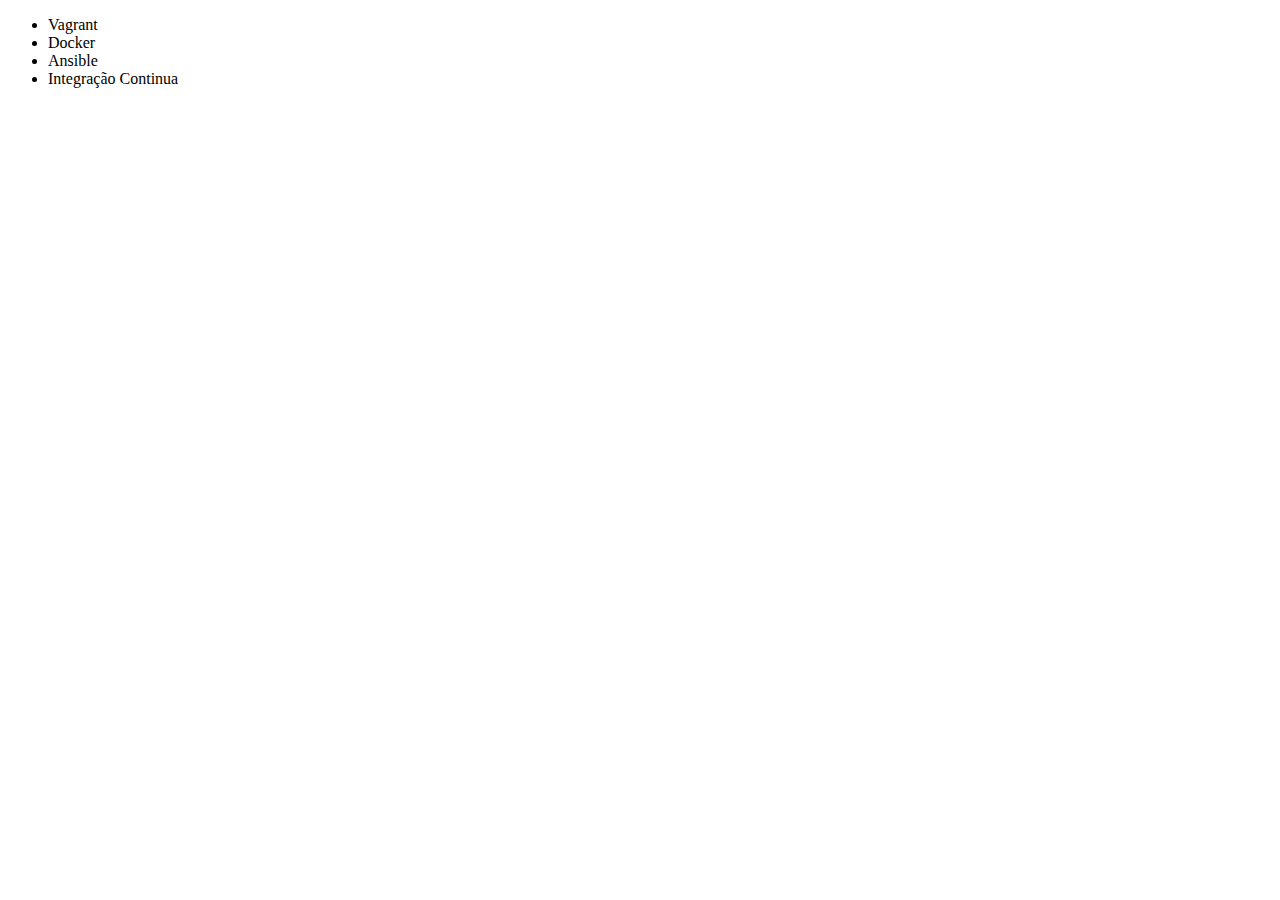
<file: Git/index.html>
<!DOCTYPE html>
<html lang="en">
<head>
    <meta charset="UTF-8">
    <title>Novo título</title>
</head>
<body>
    <ul>
        <li>Vagrant</li>
        <li>Docker</li>
        <li>Ansible</li>
        <li>Integração Continua</li>
    </ul>
</body>
</html>
</file>
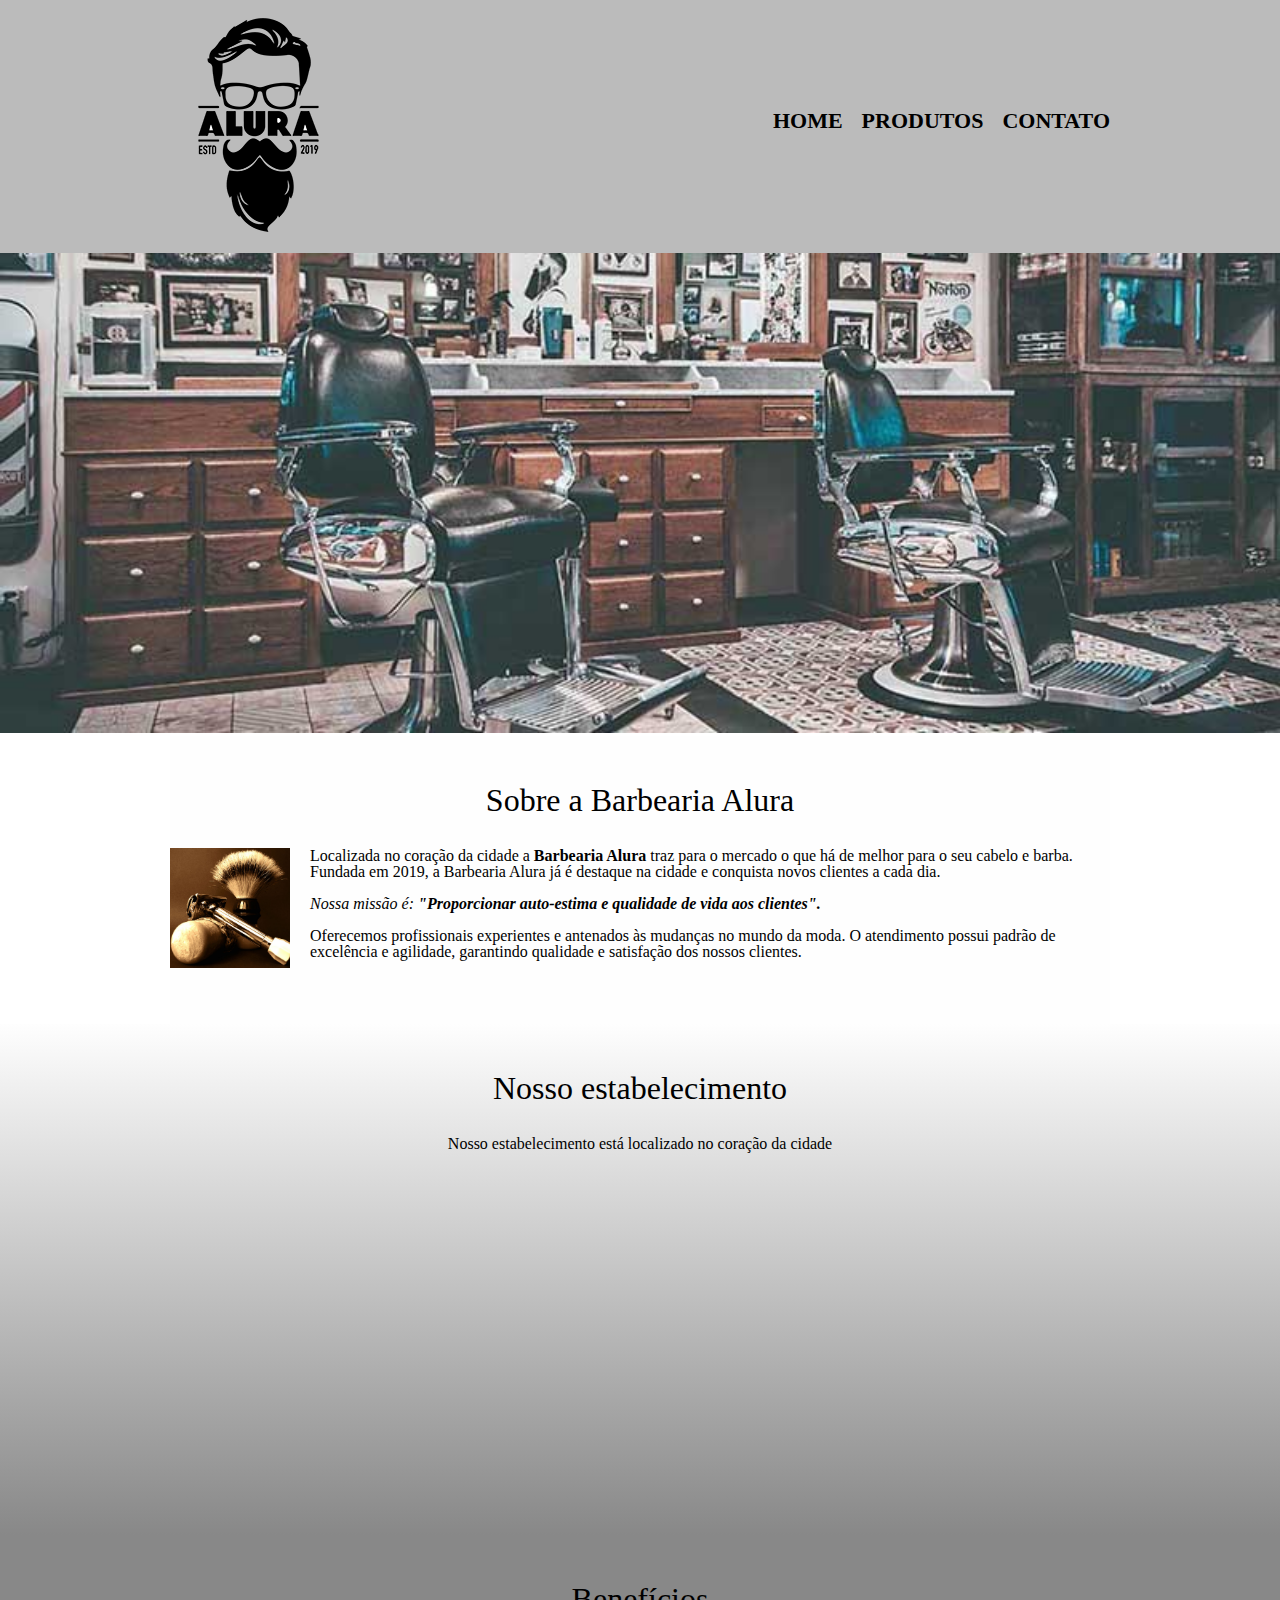
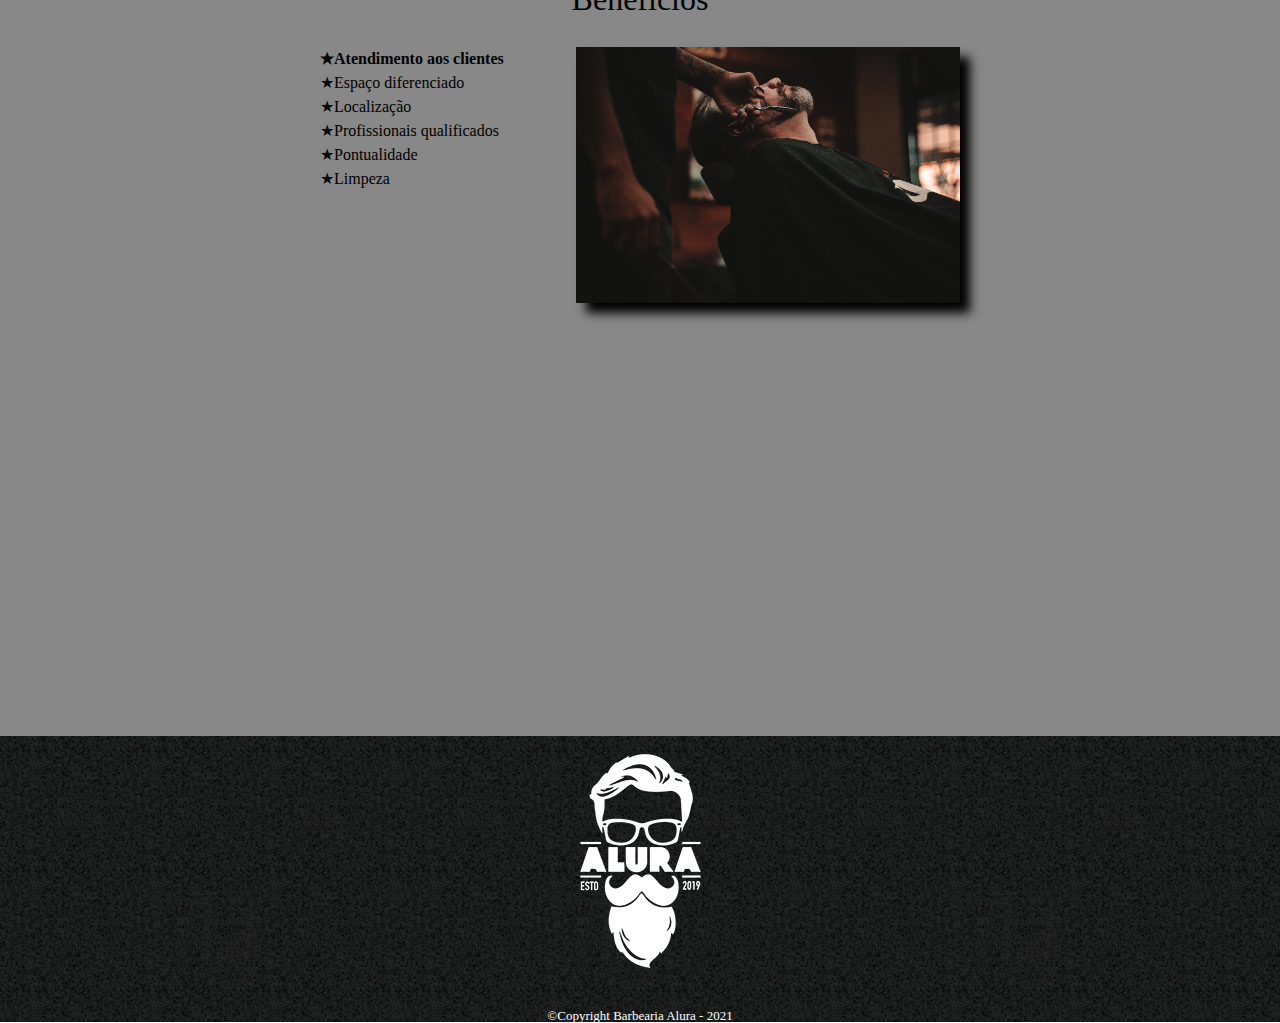
<file: HTML CSS/index.html>
<!DOCTYPE html>
<html lang="pt-br">
    <head>
        <meta charset="UTF-8">
        <meta name="viewport" content="width=device-width">
        <title>Barbearia Alura</title>
        <link rel="stylesheet" href="style.css">
        <link rel="stylesheet" href="reset.css">
        <link rel="preconnect" href="https://fonts.gstatic.com">
        <link href="https://fonts.googleapis.com/css2?family=Montserrat&display=swap" rel="stylesheet">
    </head>
    <body>
        <header>
            <div class="caixa">
                <h1>
                    <img src="logo.png">
                </h1>
                <nav>
                    <ul>
                        <li><a href="index.html">Home</a></li>
                        <li><a href="produtos.html">Produtos</a></li>
                        <li><a href="contato.html">Contato</a></li>
                    </ul>
                </nav>
            </div>  
        </header>
        <img src="banner.jpg" class="banner">
        <main>
            <section class="principal">
                <h2 class="titulo-principal">Sobre a Barbearia Alura</h2>
                <img class="utensilios" src="utensilios.jpg" alt="utensilios de barbeiro">
                <p>Localizada no coração da cidade a <strong>Barbearia Alura</strong> traz para o mercado o que há de melhor para o seu cabelo e barba. Fundada em 2019, a Barbearia Alura já é destaque na cidade e conquista novos clientes a cada dia.
                </p>
                <p id="missao"><em>Nossa missão é: <strong>"Proporcionar auto-estima e qualidade de vida aos clientes".</strong></em></p>
                <p>Oferecemos profissionais experientes e antenados às mudanças no mundo da moda. O atendimento possui padrão de excelência e agilidade, garantindo qualidade e satisfação dos nossos clientes.</p>
            </section>
            <section class="mapa">
                <h3 class="titulo-principal">Nosso estabelecimento</h3>
                <p>Nosso estabelecimento está localizado no coração da cidade</p>
                <div class="mapa-conteudo">
                    <iframe src="https://www.google.com/maps/embed?pb=!1m16!1m12!1m3!1d14627.09331531764!2d-46.650955919690496!3d-23.576583104803632!2m3!1f0!2f0!3f0!3m2!1i1024!2i768!4f13.1!2m1!1salura%20sao%20paulo!5e0!3m2!1spt-BR!2sbr!4v1613051754438!5m2!1spt-BR!2sbr" width="100%" height="300" frameborder="0" style="border:0;" allowfullscreen="" aria-hidden="false" tabindex="0"></iframe>
                </div>
            </section>
            <section class="beneficios">
                <h3 class="titulo-principal">Benefícios</h3>
                <div class="conteudo-beneficios">
                    <ul class="lista-beneficios">
                        <li class="itens">Atendimento aos clientes</li>
                        <li class="itens">Espaço diferenciado</li>
                        <li class="itens">Localização</li>
                        <li class="itens">Profissionais qualificados</li>
                        <li class="itens">Pontualidade</li>
                        <li class="itens">Limpeza</li>
                    </ul><img src="beneficios.jpg" class="imagem-beneficios">
                </div>
                <div class="video">
                    <iframe width="100%" height="315" src="https://www.youtube.com/embed/wcVVXUV0YUY" frameborder="0" allow="accelerometer; autoplay; encrypted-media; gyroscope; picture-in-picture" allowfullscreen></iframe>
                </div>

            </section>  
        </main> 
        <footer>
            <img src="logo-branco.png">
            <p class="copyright">&copy;Copyright Barbearia Alura - 2021</p>
        </footer>
    </body>  
</html>
</file>
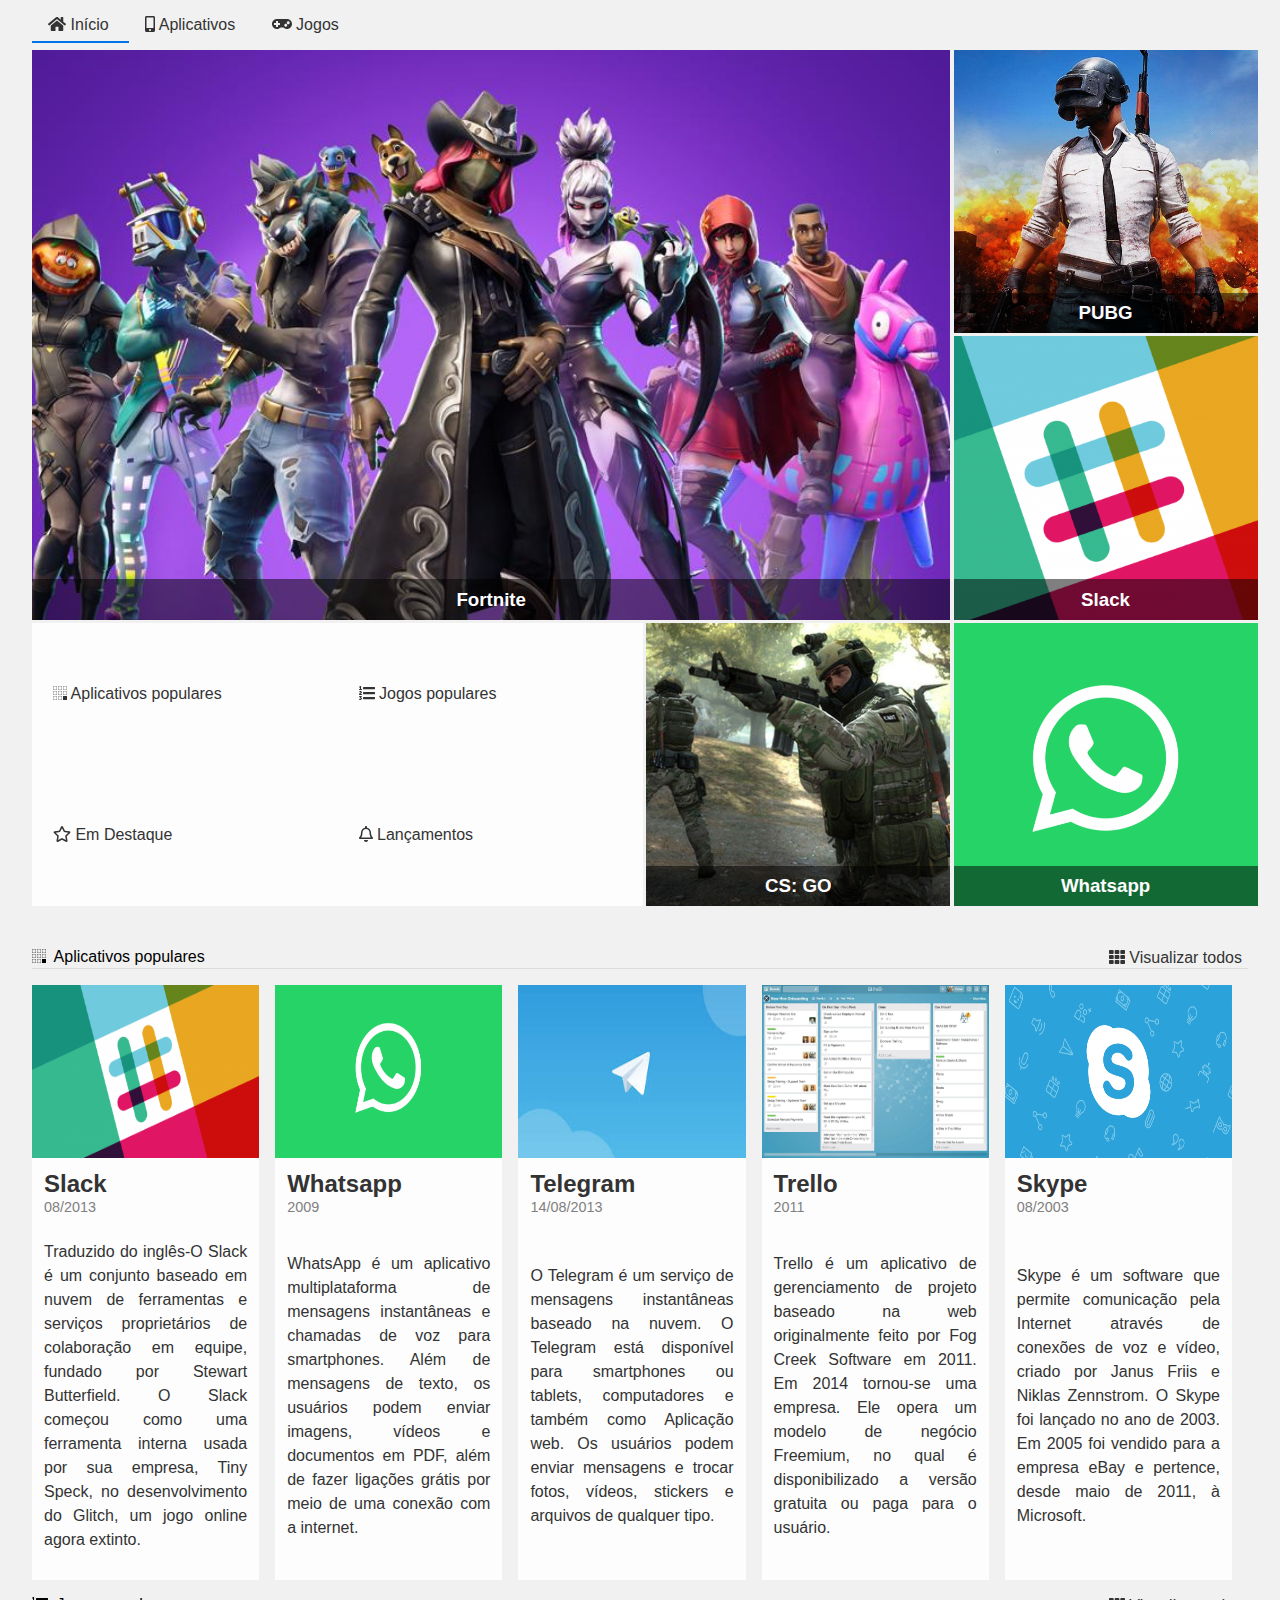
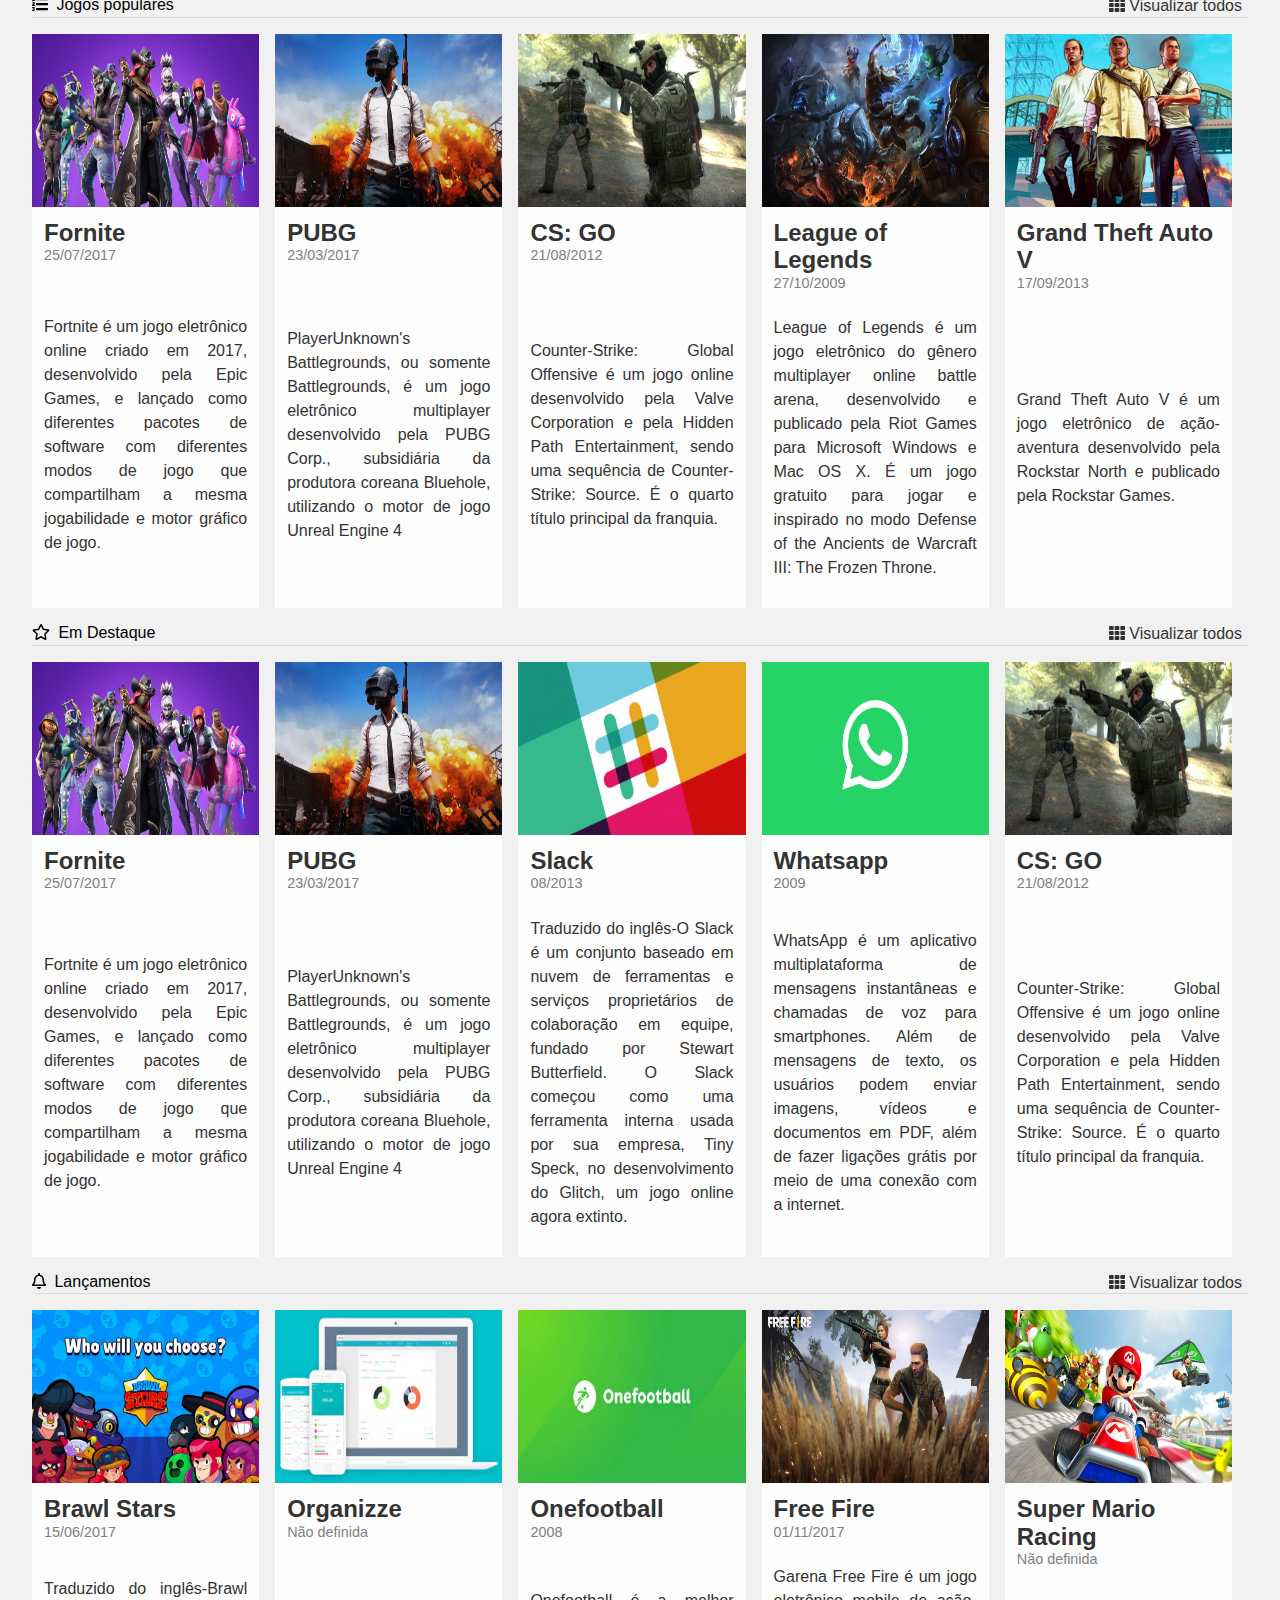
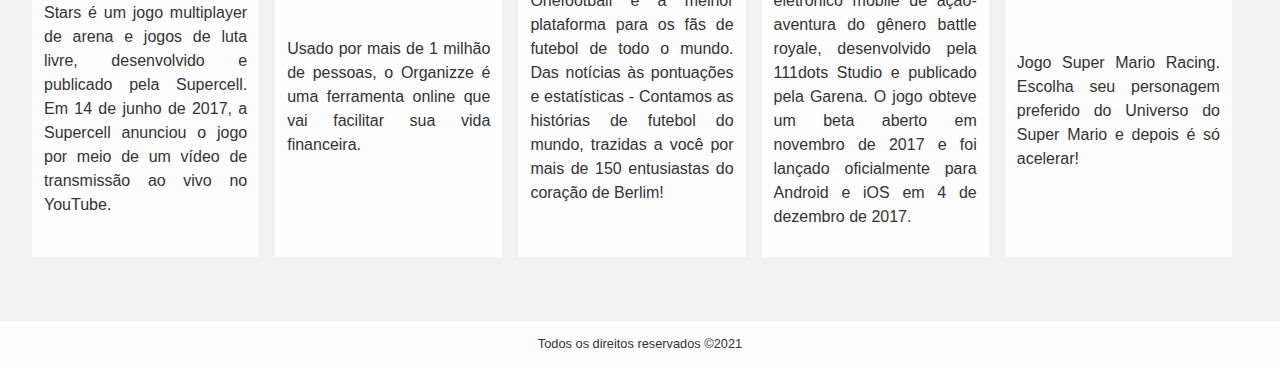
<file: CSS Grid/alura-store/index.html>
<!DOCTYPE html>
<html lang="en">
<head>
    <meta charset="UTF-8">
    <meta name="viewport" content="width=device-width, initial-scale=1.0">
    <meta http-equiv="X-UA-Compatible" content="ie=edge">
    <title>Alura Store | Baixe nossos aplicativos e jogos</title>
    <link href="./assets/css/normalize.css" rel="stylesheet">
    <link href="./assets/css/reset.css" rel="stylesheet">
    <link href="./assets/css/style.css" rel="stylesheet">
    <link href="./assets/css/destaques.css" rel="stylesheet">
    <link href="./assets/css/populares.css" rel="stylesheet">
    <link href="./assets/css/menu.css" rel="stylesheet">
    <link href="./assets/css/responsivo.css" rel="stylesheet">
</head>
<body class="app">
    <header class="cabecalho">
        <nav class="menu">
            <ul class="menu__lista">
                <li class="menu__item">
                    <a class="menu__link ativo" href="#">
                        <i class="fas fa-home"></i>
                        Início
                    </a>
                    <a class="menu__link" href="#">
                        <i class="fas fa-mobile-alt"></i>
                        Aplicativos</a>
                    <a class="menu__link" href="#">
                        <i class="fas fa-gamepad"></i>
                        Jogos
                    </a>
                </li>
            </ul>
        </nav>
    </header>
    <main class="conteudo">
        <section class="destaques">
            <div class="destaques__principal caixa">
                <h3 class="destaques__titulo">Fortnite</h3>
            </div>
            <div class="destaques__secundario caixa">
                <h3 class="destaques__titulo">PUBG</h3>
            </div>
            <div class="destaques__secundario caixa">
                <h3 class="destaques__titulo">Slack</h3>
            </div>
            <div class="destaques__secundario caixa">
                <h3 class="destaques__titulo">Whatsapp</h3>
            </div>
            <div class="destaques__secundario caixa">
                <h3 class="destaques__titulo">CS: GO</h3>
            </div>
            <div class="destaques__categorias">
                <ul class="destaques__categorias___lista">
                    <li class="destaques__categorias___item">
                        <a class="destaques__categorias___link" href="#">
                            <i class="destaques__categorias___icone fab fa-buromobelexperte"></i>
                            Aplicativos populares
                        </a>
                    </li>
                    <li class="destaques__categorias___item">
                        <a class="destaques__categorias___link" href="#">
                            <i class="fas fa-list-ol"></i>
                            Jogos populares
                        </a>
                    </li>
                    <li class="destaques__categorias___item">
                        <a class="destaques__categorias___link" href="#">
                            <i class="far fa-star"></i>
                            Em Destaque
                        </a>
                    </li>
                    <li class="destaques__categorias___item">
                        <a class="destaques__categorias___link" href="#">
                            <i class="far fa-bell"></i>
                            Lançamentos
                        </a>
                    </li>
                </ul>
            </div>
        </section>
        <section class="populares">
            <div class="populares__itens">
                <div class="populares__info">
                    <div class="populares__cabecalho">
                        <h4 class="populares__titulo">
                            <i class="populares__icone fab fa-buromobelexperte"></i>
                            Aplicativos populares
                        </h4>
                        <button class="populares__botao">
                            <i class="fas fa-th"></i>
                            Visualizar todos
                        </button>
                    </div>
                </div>
                <div class="populares__conteudo">
                    <div class="populares__card">
                        <img class="populares__card___imagem" src="./assets/img/slack.png">
                        <div class="populares__card___corpo">
                            <div class="populares__card___cabecalho">
                                <h5 class="populares__card___titulo">Slack</h5>
                                <time class="populares__card___data" datetime="2013-08-01">08/2013</time>
                            </div>
                            <div class="populares__card___descricao">
                                Traduzido do inglês-O Slack é um conjunto baseado em nuvem de ferramentas e serviços proprietários de colaboração em equipe, fundado por Stewart Butterfield. O Slack começou como uma ferramenta interna usada por sua empresa, Tiny Speck, no desenvolvimento do Glitch, um jogo online agora extinto.
                            </div>
                        </div>
                    </div>
                    <div class="populares__card">
                        <img class="populares__card___imagem" src="./assets/img/whatsapp.png">
                        <div class="populares__card___corpo">
                            <div class="populares__card___cabecalho">
                                <h5 class="populares__card___titulo">Whatsapp</h5>
                                <time class="populares__card___data" datetime="20090-01-01">2009</time>
                            </div>
                            <div class="populares__card___descricao">
                                WhatsApp é um aplicativo multiplataforma de mensagens instantâneas e chamadas de voz para smartphones. Além de mensagens de texto, os usuários podem enviar imagens, vídeos e documentos em PDF, além de fazer ligações grátis por meio de uma conexão com a internet.
                            </div>
                        </div>
                    </div>
                    <div class="populares__card">
                        <img class="populares__card___imagem" src="./assets/img/telegram.jpeg">
                        <div class="populares__card___corpo">
                            <div class="populares__card___cabecalho">
                                <h5 class="populares__card___titulo">Telegram</h5>
                                <time class="populares__card___data" datetime="2013-08-14">14/08/2013</time>
                            </div>
                            <div class="populares__card___descricao">
                                O Telegram é um serviço de mensagens instantâneas baseado na nuvem. O Telegram está disponível para smartphones ou tablets, computadores e também como Aplicação web. Os usuários podem enviar mensagens e trocar fotos, vídeos, stickers e arquivos de qualquer tipo.
                            </div>
                        </div>
                    </div>
                    <div class="populares__card">
                        <img class="populares__card___imagem" src="./assets/img/trello.jpg">
                        <div class="populares__card___corpo">
                            <div class="populares__card___cabecalho">
                                <h5 class="populares__card___titulo">Trello</h5>
                                <time class="populares__card___data" datetime="2011-01-01">2011</time>
                            </div>
                            <div class="populares__card___descricao">
                                Trello é um aplicativo de gerenciamento de projeto baseado na web originalmente feito por Fog Creek Software em 2011. Em 2014 tornou-se uma empresa. Ele opera um modelo de negócio Freemium, no qual é disponibilizado a versão gratuita ou paga para o usuário.
                            </div>
                        </div>
                    </div>
                    <div class="populares__card">
                        <img class="populares__card___imagem" src="./assets/img/skype.png">
                        <div class="populares__card___corpo">
                            <div class="populares__card___cabecalho">
                                <h5 class="populares__card___titulo">Skype</h5>
                                <time class="populares__card___data" datetime="2003-08-01">08/2003</time>
                            </div>
                            <div class="populares__card___descricao">
                                Skype é um software que permite comunicação pela Internet através de conexões de voz e vídeo, criado por Janus Friis e Niklas Zennstrom. O Skype foi lançado no ano de 2003. Em 2005 foi vendido para a empresa eBay e pertence, desde maio de 2011, à Microsoft.
                            </div>
                        </div>
                    </div>
                </div>
            </div>
            <div class="populares__itens">
                <div class="populares__info">
                    <div class="populares__cabecalho">
                        <h4 class="populares__titulo">
                            <i class="populares__icone fas fa-list-ol"></i>
                            Jogos populares
                        </h4>
                        <button class="populares__botao">
                            <i class="fas fa-th"></i>
                            Visualizar todos
                        </button>
                    </div>
                </div>
                <div class="populares__conteudo">
                    <div class="populares__card">
                        <img class="populares__card___imagem" src="./assets/img/fortnite.jpg">
                        <div class="populares__card___corpo">
                            <div class="populares__card___cabecalho">
                                <h5 class="populares__card___titulo">Fornite</h5>
                                <time class="populares__card___data" datetime="2017-07-25">25/07/2017</time>
                            </div>
                            <div class="populares__card___descricao">
                                Fortnite é um jogo eletrônico online criado em 2017, desenvolvido pela Epic Games, e lançado como diferentes pacotes de software com diferentes modos de jogo que compartilham a mesma jogabilidade e motor gráfico de jogo.
                            </div>
                        </div>
                    </div>
                    <div class="populares__card">
                        <img class="populares__card___imagem" src="./assets/img/pubg.jpg">
                        <div class="populares__card___corpo">
                            <div class="populares__card___cabecalho">
                                <h5 class="populares__card___titulo">PUBG</h5>
                                <time class="populares__card___data" datetime="2017-03-23">23/03/2017</time>
                            </div>
                            <div class="populares__card___descricao">
                                PlayerUnknown's Battlegrounds, ou somente Battlegrounds, é um jogo eletrônico multiplayer desenvolvido pela PUBG Corp., subsidiária da produtora coreana Bluehole, utilizando o motor de jogo Unreal Engine 4
                            </div>
                        </div>
                    </div>
                    <div class="populares__card">
                        <img class="populares__card___imagem" src="./assets/img/cs-go.jpg">
                        <div class="populares__card___corpo">
                            <div class="populares__card___cabecalho">
                                <h5 class="populares__card___titulo">CS: GO</h5>
                                <time class="populares__card___data" datetime="2012-08-21">21/08/2012</time>
                            </div>
                            <div class="populares__card___descricao">
                                Counter-Strike: Global Offensive é um jogo online desenvolvido pela Valve Corporation e pela Hidden Path Entertainment, sendo uma sequência de Counter-Strike: Source. É o quarto título principal da franquia.
                            </div>
                        </div>
                    </div>
                    <div class="populares__card">
                        <img class="populares__card___imagem" src="./assets/img/lol.jpg">
                        <div class="populares__card___corpo">
                            <div class="populares__card___cabecalho">
                                <h5 class="populares__card___titulo">League of Legends</h5>
                                <time class="populares__card___data" datetime="2009-10-27">27/10/2009</time>
                            </div>
                            <div class="populares__card___descricao">
                                League of Legends é um jogo eletrônico do gênero multiplayer online battle arena, desenvolvido e publicado pela Riot Games para Microsoft Windows e Mac OS X. É um jogo gratuito para jogar e inspirado no modo Defense of the Ancients de Warcraft III: The Frozen Throne.
                            </div>
                        </div>
                    </div>
                    <div class="populares__card">
                        <img class="populares__card___imagem" src="./assets/img/gta-v.jpg">
                        <div class="populares__card___corpo">
                            <div class="populares__card___cabecalho">
                                <h5 class="populares__card___titulo">Grand Theft Auto V</h5>
                                <time class="populares__card___data" datetime="2013-09-17">17/09/2013</time>
                            </div>
                            <div class="populares__card___descricao">
                                Grand Theft Auto V é um jogo eletrônico de ação-aventura desenvolvido pela Rockstar North e publicado pela Rockstar Games.
                            </div>
                        </div>
                    </div>
                </div>
            </div>
            <div class="populares__itens">
                <div class="populares__info">
                    <div class="populares__cabecalho">
                        <h4 class="populares__titulo">
                            <i class="populares__icone far fa-star"></i>
                            Em Destaque
                        </h4>
                        <button class="populares__botao">
                            <i class="fas fa-th"></i>
                            Visualizar todos
                        </button>
                    </div>
                </div>
                <div class="populares__conteudo">
                    <div class="populares__card">
                        <img class="populares__card___imagem" src="./assets/img/fortnite.jpg">
                        <div class="populares__card___corpo">
                            <div class="populares__card___cabecalho">
                                <h5 class="populares__card___titulo">Fornite</h5>
                                <time class="populares__card___data" datetime="2017-07-25">25/07/2017</time>
                            </div>
                            <div class="populares__card___descricao">
                                Fortnite é um jogo eletrônico online criado em 2017, desenvolvido pela Epic Games, e lançado como diferentes pacotes de software com diferentes modos de jogo que compartilham a mesma jogabilidade e motor gráfico de jogo.
                            </div>
                        </div>
                    </div>
                    <div class="populares__card">
                        <img class="populares__card___imagem" src="./assets/img/pubg.jpg">
                        <div class="populares__card___corpo">
                            <div class="populares__card___cabecalho">
                                <h5 class="populares__card___titulo">PUBG</h5>
                                <time class="populares__card___data" datetime="2017-03-23">23/03/2017</time>
                            </div>
                            <div class="populares__card___descricao">
                                PlayerUnknown's Battlegrounds, ou somente Battlegrounds, é um jogo eletrônico multiplayer desenvolvido pela PUBG Corp., subsidiária da produtora coreana Bluehole, utilizando o motor de jogo Unreal Engine 4
                            </div>
                        </div>
                    </div>
                    <div class="populares__card">
                        <img class="populares__card___imagem" src="./assets/img/slack.png">
                        <div class="populares__card___corpo">
                            <div class="populares__card___cabecalho">
                                <h5 class="populares__card___titulo">Slack</h5>
                                <time class="populares__card___data" datetime="2013-08-01">08/2013</time>
                            </div>
                            <div class="populares__card___descricao">
                                Traduzido do inglês-O Slack é um conjunto baseado em nuvem de ferramentas e serviços proprietários de colaboração em equipe, fundado por Stewart Butterfield. O Slack começou como uma ferramenta interna usada por sua empresa, Tiny Speck, no desenvolvimento do Glitch, um jogo online agora extinto.
                            </div>
                        </div>
                    </div>
                    <div class="populares__card">
                        <img class="populares__card___imagem" src="./assets/img/whatsapp.png">
                        <div class="populares__card___corpo">
                            <div class="populares__card___cabecalho">
                                <h5 class="populares__card___titulo">Whatsapp</h5>
                                <time class="populares__card___data" datetime="20090-01-01">2009</time>
                            </div>
                            <div class="populares__card___descricao">
                                WhatsApp é um aplicativo multiplataforma de mensagens instantâneas e chamadas de voz para smartphones. Além de mensagens de texto, os usuários podem enviar imagens, vídeos e documentos em PDF, além de fazer ligações grátis por meio de uma conexão com a internet.
                            </div>
                        </div>
                    </div>
                    <div class="populares__card">
                        <img class="populares__card___imagem" src="./assets/img/cs-go.jpg"> 
                        <div class="populares__card___corpo">
                            <div class="populares__card___cabecalho">
                                <h5 class="populares__card___titulo">CS: GO</h5>
                                <time class="populares__card___data" datetime="2012-08-21">21/08/2012</time>
                            </div>
                            <div class="populares__card___descricao">
                                Counter-Strike: Global Offensive é um jogo online desenvolvido pela Valve Corporation e pela Hidden Path Entertainment, sendo uma sequência de Counter-Strike: Source. É o quarto título principal da franquia.
                            </div>
                        </div>
                    </div>
                </div>
            </div>
            <div class="populares__itens">
                <div class="populares__info">
                    <div class="populares__cabecalho">
                        <h4 class="populares__titulo">
                            <i class="populares__icone far fa-bell"></i>
                            Lançamentos
                        </h4>
                        <button class="populares__botao">
                            <i class="fas fa-th"></i>
                            Visualizar todos
                        </button>
                    </div>
                </div>
                <div class="populares__conteudo">
                    <div class="populares__card">
                        <img class="populares__card___imagem" src="./assets/img/brawl-stars.jpg"> 
                        <div class="populares__card___corpo">
                            <div class="populares__card___cabecalho">
                                <h5 class="populares__card___titulo">Brawl Stars</h5>
                                <time class="populares__card___data" datetime="2017-06-15">15/06/2017</time>
                            </div>
                            <div class="populares__card___descricao">
                                Traduzido do inglês-Brawl Stars é um jogo multiplayer de arena e jogos de luta livre, desenvolvido e publicado pela Supercell. Em 14 de junho de 2017, a Supercell anunciou o jogo por meio de um vídeo de transmissão ao vivo no YouTube.
                            </div>
                        </div>
                    </div>
                    <div class="populares__card">
                        <img class="populares__card___imagem" src="./assets/img/organizze.jpeg"> 
                        <div class="populares__card___corpo">
                            <div class="populares__card___cabecalho">
                                <h5 class="populares__card___titulo">Organizze</h5>
                                <time class="populares__card___data" datetime="">Não definida</time>
                            </div>
                            <div class="populares__card___descricao">
                                Usado por mais de 1 milhão de pessoas, o Organizze é uma ferramenta online que vai facilitar sua vida financeira.  
                            </div>
                        </div>
                    </div>
                    <div class="populares__card">
                        <img class="populares__card___imagem" src="./assets/img/onefotball.jpeg"> 
                        <div class="populares__card___corpo">
                            <div class="populares__card___cabecalho">
                                <h5 class="populares__card___titulo">Onefootball</h5>
                                <time class="populares__card___data" datetime="2008-01-01">2008</time>
                            </div>
                            <div class="populares__card___descricao">
                                Onefootball é a melhor plataforma para os fãs de futebol de todo o mundo. Das notícias às pontuações e estatísticas - Contamos as histórias de futebol do mundo, trazidas a você por mais de 150 entusiastas do coração de Berlim!
                            </div>
                        </div>
                    </div>
                    <div class="populares__card">
                        <img class="populares__card___imagem" src="./assets/img/free-fire.jpg"> 
                        <div class="populares__card___corpo">
                            <div class="populares__card___cabecalho">
                                <h5 class="populares__card___titulo">Free Fire</h5>
                                <time class="populares__card___data" datetime="2017-11-01">01/11/2017</time>
                            </div>
                            <div class="populares__card___descricao">
                                Garena Free Fire é um jogo eletrônico mobile de ação-aventura do gênero battle royale, desenvolvido pela 111dots Studio e publicado pela Garena. O jogo obteve um beta aberto em novembro de 2017 e foi lançado oficialmente para Android e iOS em 4 de dezembro de 2017.
                            </div>
                        </div>
                    </div>
                    <div class="populares__card">
                        <img class="populares__card___imagem" src="./assets/img/mario-kart.jpg"> 
                        <div class="populares__card___corpo">
                            <div class="populares__card___cabecalho">
                                <h5 class="populares__card___titulo">Super Mario Racing</h5>
                                <time class="populares__card___data" datetime="">Não definida</time>
                            </div>
                            <div class="populares__card___descricao">
                                Jogo Super Mario Racing. Escolha seu personagem preferido do Universo do Super Mario e depois é só acelerar!
                            </div>
                        </div>
                    </div>
                </div>
            </div>
        </section>
    </main>
    <footer class="rodape">Todos os direitos reservados &copy;2021</footer>
    <script src="./assets/js/fontawesome.all.min.js"></script>
</body>
</html>
</file>
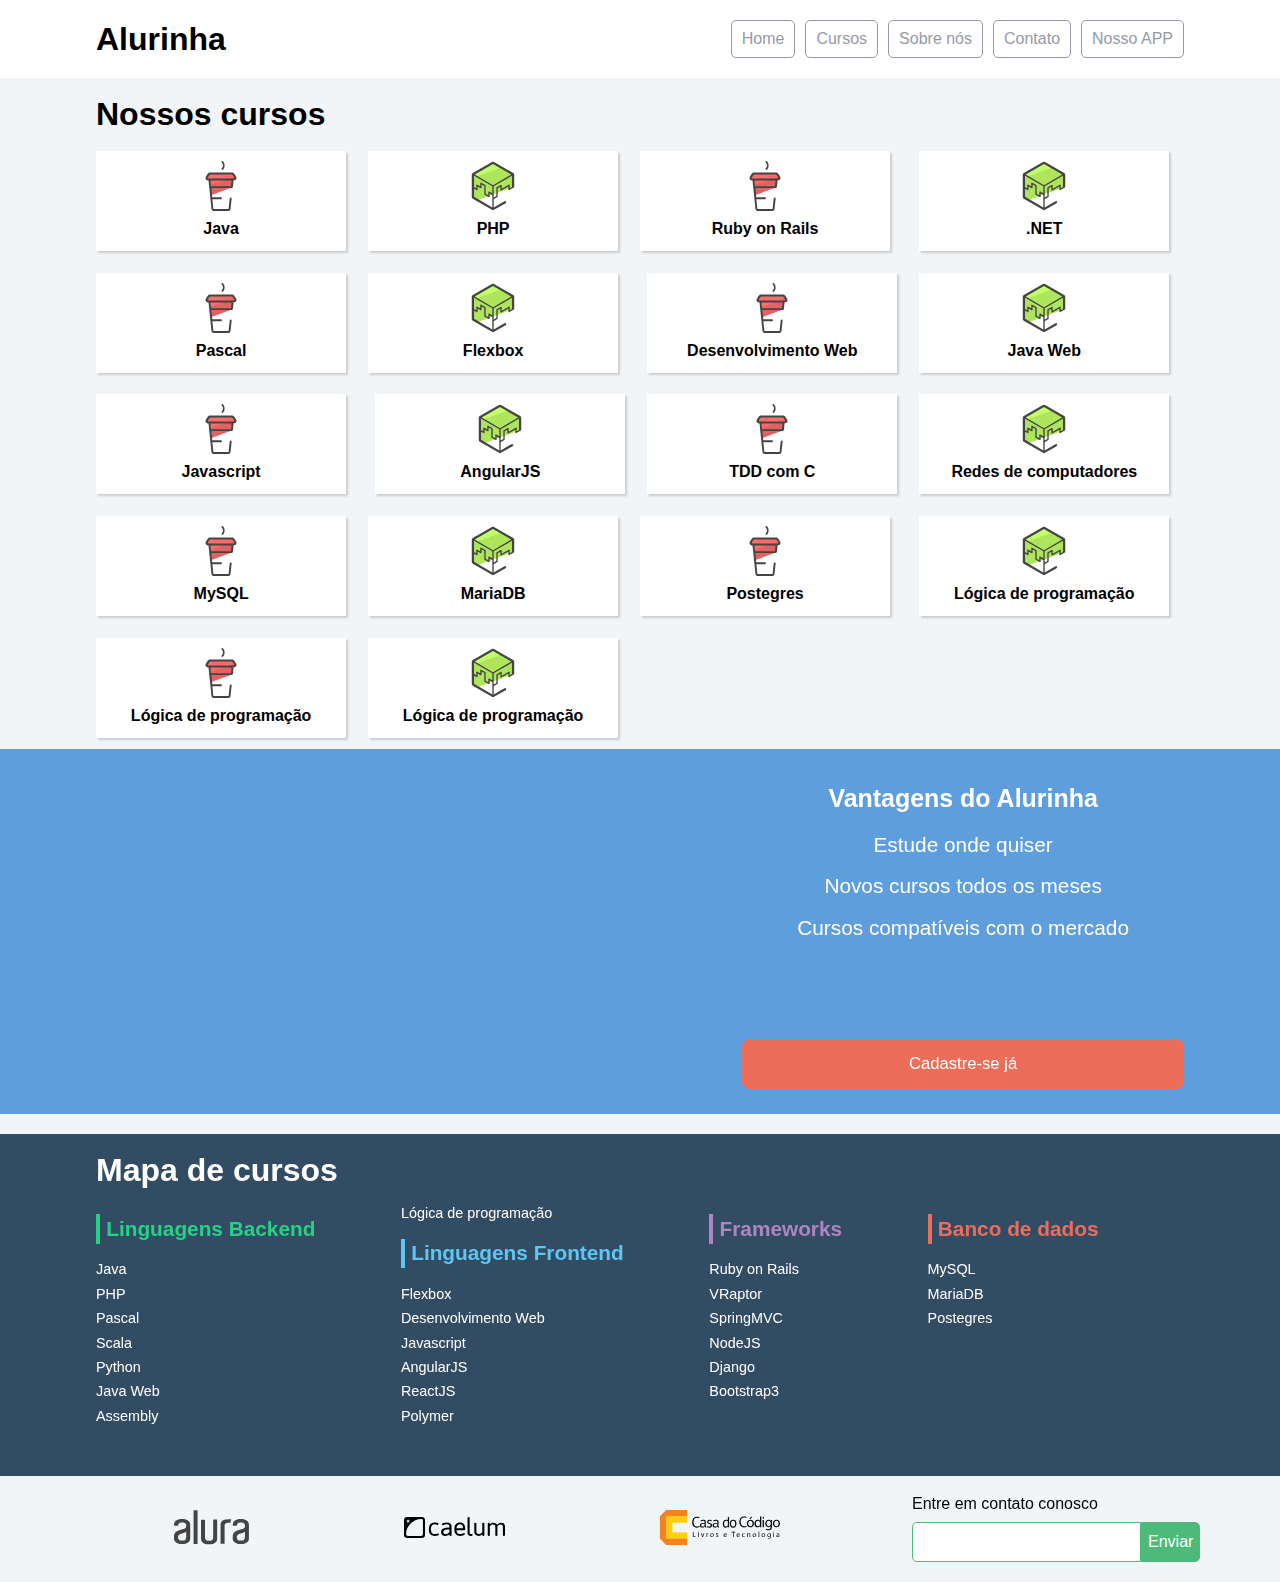
<file: Flexbox/posicione-elementos-com-flexbox/index.html>
<!doctype html>
<html>
<head>
	<meta charset="utf-8">
	<meta name="viewport" content="width=device-width, initial-scale=1">
	<title>Alurinha | Cursos online</title>
	<link rel="stylesheet" href="css/reset.css">
	<link rel="stylesheet" href="css/style.css">
	<link rel="stylesheet" href="css/flexbox.css">
</head>
<body>

	<header class="cabecalhoPrincipal">
		<div class="container">
			<h1 class="cabecalhoPrincipal-titulo">
				<a href="#">Alurinha</a>
			</h1>

			<nav class="cabecalhoPrincipal-nav">
				<a class="cabecalhoPrincipal-nav-link" href="#">Home</a>
				<a class="cabecalhoPrincipal-nav-link" href="#">Cursos</a>
				<a class="cabecalhoPrincipal-nav-link" href="#">Sobre nós</a>
				<a class="cabecalhoPrincipal-nav-link" href="#">Contato</a>
				<a class="cabecalhoPrincipal-nav-link cabecalhoPrincipal-nav-link-app" href="#">Nosso APP</a>
			</nav>
		</div>

	</header>

	<main class="conteudoPrincipal">
		<div class="container">
			<h2 class="subtitulo">Nossos cursos</h2>

			<nav>
				<ul class="conteudoPrincipal-cursos">
					<li class="conteudoPrincipal-cursos-link"><a href="#">Java</a></li>
					<li class="conteudoPrincipal-cursos-link"><a href="#">PHP</a></li>
					<li class="conteudoPrincipal-cursos-link"><a href="#">Ruby on Rails</a></li>
					<li class="conteudoPrincipal-cursos-link"><a href="#">.NET</a></li>
					<li class="conteudoPrincipal-cursos-link"><a href="#">Pascal</a></li>
					<li class="conteudoPrincipal-cursos-link"><a href="#">Flexbox</a></li>
					<li class="conteudoPrincipal-cursos-link"><a href="#">Desenvolvimento Web</a></li>
					<li class="conteudoPrincipal-cursos-link"><a href="#">Java Web</a></li>
					<li class="conteudoPrincipal-cursos-link"><a href="#">Javascript</a></li>
					<li class="conteudoPrincipal-cursos-link"><a href="#">AngularJS</a></li>
					<li class="conteudoPrincipal-cursos-link"><a href="#">TDD com C</a></li>
					<li class="conteudoPrincipal-cursos-link"><a href="#">Redes de computadores</a></li>
					<li class="conteudoPrincipal-cursos-link"><a href="#">MySQL</a></li>
					<li class="conteudoPrincipal-cursos-link"><a href="#">MariaDB</a></li>
					<li class="conteudoPrincipal-cursos-link"><a href="#">Postegres</a></li>
					<li class="conteudoPrincipal-cursos-link"><a href="#">Lógica de programação</a></li>
					<li class="conteudoPrincipal-cursos-link"><a href="#">Lógica de programação</a></li>
					<li class="conteudoPrincipal-cursos-link"><a href="#">Lógica de programação</a></li>
				</ul>
			</nav>
		</div>

		<section class="videoSobre">
			<div class="container">
				<iframe class="videoSobre-video" width="560" height="315" src="https://www.youtube.com/embed/bIlOsJzBVaY?list=PLh2Y_pKOa4UcF1BYPJR3EIMRi3nWAUxIp" frameborder="0" allowfullscreen></iframe>
				
				<div class="videoSobre-sobre">
					<h2 class="videoSobre-sobre-title">Vantagens do Alurinha</h2>
					<ul class="videoSobre-sobre-list">
						<li class="videoSobre-sobre-item">Estude onde quiser</li>
						<li class="videoSobre-sobre-item">Novos cursos todos os meses</li>
						<li class="videoSobre-sobre-item">Cursos compatíveis com o mercado</li>
					</ul>
					<button class="videoSobre-button">Cadastre-se já</button>
				</div>
			</div>
		</section>

	</main>

	<footer class="rodapePrincipal">
		<div class="container">

			<section class="rodapePrincipal-navMap">
				<h3 class="subtitulo">Mapa de cursos</h3>
				<nav class="rodapePrincipal-navMap-list">

					<h4 class="navmap-list-title navmap-list-title-backend">Linguagens Backend</h4>
					<a class="rodapePrincipal-navMap-link" href="#">Java</a>
					<a class="rodapePrincipal-navMap-link" href="#">PHP</a>
					<a class="rodapePrincipal-navMap-link" href="#">Pascal</a>
					<a class="rodapePrincipal-navMap-link" href="#">Scala</a>
					<a class="rodapePrincipal-navMap-link" href="#">Python</a>
					<a class="rodapePrincipal-navMap-link" href="#">Java Web</a>
					<a class="rodapePrincipal-navMap-link" href="#">Assembly</a>
					<a class="rodapePrincipal-navMap-link" href="#">Lógica de programação</a>

					<h4 class="navmap-list-title navmap-list-title-frontend">Linguagens Frontend</h4>
					<a class="rodapePrincipal-navMap-link" href="#">Flexbox</a>
					<a class="rodapePrincipal-navMap-link" href="#">Desenvolvimento Web</a>
					<a class="rodapePrincipal-navMap-link" href="#">Javascript</a>
					<a class="rodapePrincipal-navMap-link" href="#">AngularJS</a>
					<a class="rodapePrincipal-navMap-link" href="#">ReactJS</a>
					<a class="rodapePrincipal-navMap-link" href="#">Polymer</a>
					
					<h4 class="navmap-list-title navmap-list-title-framework">Frameworks</h4>
					<a class="rodapePrincipal-navMap-link" href="#">Ruby on Rails</a>
					<a class="rodapePrincipal-navMap-link" href="#">VRaptor</a>
					<a class="rodapePrincipal-navMap-link" href="#">SpringMVC</a>
					<a class="rodapePrincipal-navMap-link" href="#">NodeJS</a>
					<a class="rodapePrincipal-navMap-link" href="#">Django</a>
					<a class="rodapePrincipal-navMap-link" href="#">Bootstrap3</a>

					<h4 class="navmap-list-title navmap-list-title-bancoDeDados">Banco de dados</h4>
					<a class="rodapePrincipal-navMap-link" href="#">MySQL</a>
					<a class="rodapePrincipal-navMap-link" href="#">MariaDB</a>
					<a class="rodapePrincipal-navMap-link" href="#">Postegres</a>

				</nav>
			</section>

		</div>

		<section class="rodapePrincipal-patrocinadores">
			<div class="container">
				<ul class="rodapePrincipal-patrocinadores-list">
					<li>
						<a class="rodapePrincipal-patrocinadores-list-link patrocinadores-list-link-alura" href="#">
							<img src="img/logos/alura.svg" alt="Logo da Alura">
						</a>
					</li>
					<li>
						<a class="rodapePrincipal-patrocinadores-list-link patrocinadores-list-link-caelum" href="#">
							<img src="img/logos/caelum.svg" alt="Logo da Caelum">
						</a>
					</li>
					<li>
						<a class="rodapePrincipal-patrocinadores-list-link patrocinadores-list-link-casaDoCodigo" href="#">
							<img src="img/logos/cdc.svg" alt="Logo da Casa do Código">
						</a>
					</li>
				</ul>
				<form class="rodapePrincipal-contatoForm" action="#">
					<fieldset>
						<legend class="rodapePrincipal-contatoForm-legend" for="email-contato">Entre em contato conosco</legend>
						<div class="rodapePrincipal-contatoForm-fieldset"> 
							<input class="rodapePrincipal-contatoForm-emailInput" type="email" name="email-contato" id="email-contato">
							<button class="rodapePrincipal-contatoForm-submit" type="submit">Enviar</button>
						</div>
					</fieldset>
				</form>
			</div>
		</section>
	</footer>

</body>
</html>
</file>
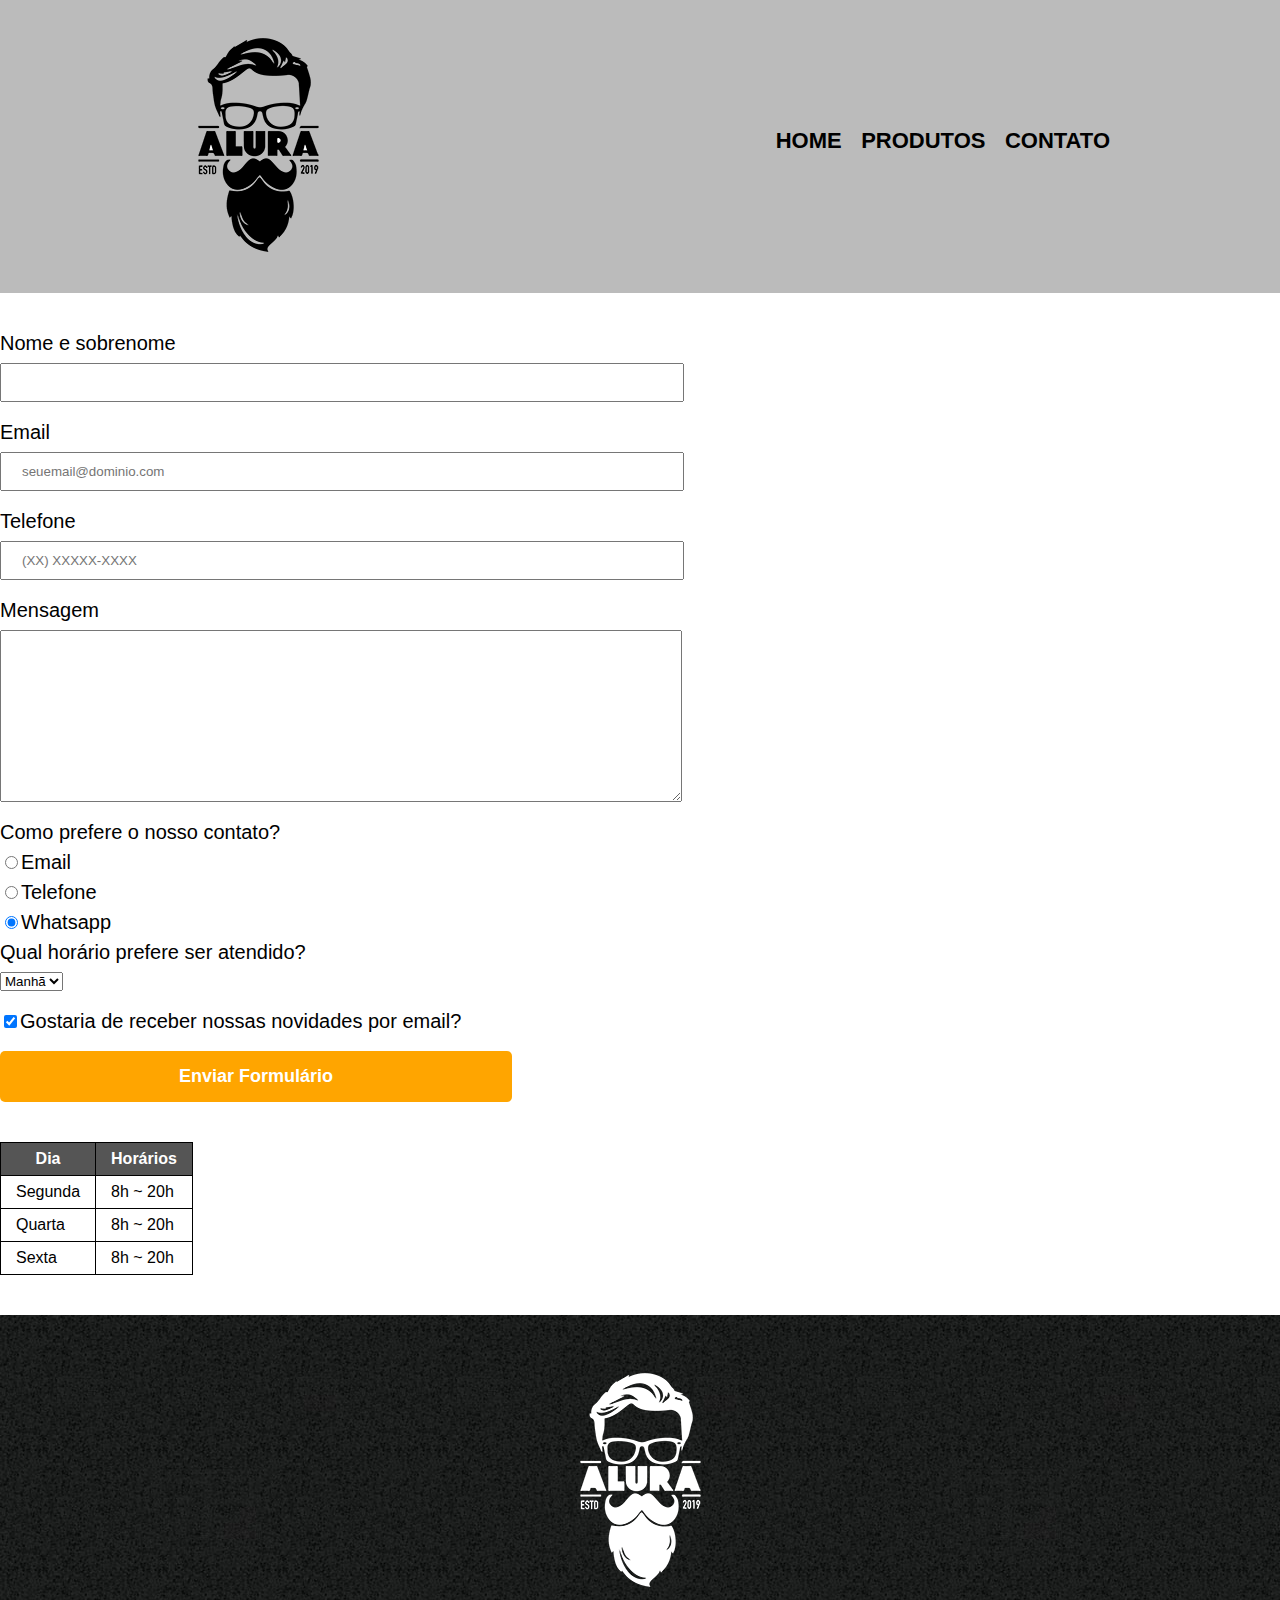
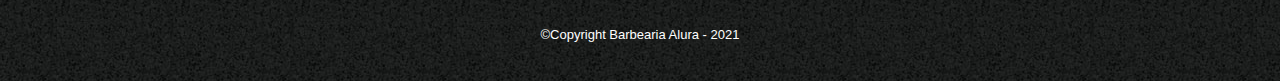
<file: HTML CSS/contato.html>
<!DOCTYPE html>
<html>
    <head>
        <meta charset="UTF-8">
        <title>Produtos - Barbearia Alura</title>
        <link rel="stylesheet" href="reset.css">
        <link rel="stylesheet" href="style.css">
    </head>
    <body>
        <header>
            <div class="caixa">
                <h1>
                    <img src="logo.png" alt="Logo da Barbearia Alura">
                </h1>
                <nav>
                    <ul>
                        <li><a href="index.html">Home</a></li>
                        <li><a href="produtos.html">Produtos</a></li>
                        <li><a href="contato.html">Contato</a></li>
                    </ul>
                </nav>
            </div>  
        </header>
        <main>
            <form>
                <label for="nomesobrenome">Nome e sobrenome</label>
                <input type="text" id="nomesobrenome" class="input-padrao" required>

                <label for="email">Email</label>
                <input type="email" id="email" class="input-padrao" placeholder="seuemail@dominio.com" required>

                <label for="telefone">Telefone</label>
                <input type="tel" id="telefone" class="input-padrao" placeholder="(XX) XXXXX-XXXX" required>

                <label for="mensagem">Mensagem</label>
                <textarea id="mensagem" cols="70" rows="10" class="input-padrao" required></textarea>

                <fieldset>
                    <legend>Como prefere o nosso contato?</legend>
                    <label for="radio-email"><input id="radio-email" name="contato" type="radio" value="email">Email</label>

                    <label for="radio-telefone"><input id="radio-telefone" name="contato" type="radio" value="telefone">Telefone</label>
                    
                    <label for="radio-whatsapp"><input id="radio-whatsapp" name="contato" type="radio" value="whatsapp" checked>Whatsapp</label>  
                </fieldset>
                <fieldset>
                    <legend>Qual horário prefere ser atendido?</legend>
                    <select>
                        <option value="">Manhã</option>
                        <option value="">Tarde</option>
                        <option value="">Noite</option>
                    </select>
                </fieldset>

                <label class="checkbox"><input type="checkbox" checked>Gostaria de receber nossas novidades por email?</label>
                <input type="submit" value="Enviar Formulário" class="enviar">
            </form>
            <table>
                <thead>
                    <tr>
                        <th>Dia</th>
                        <th>Horários</th>
                    </tr>
                </thead>
                <tbody>
                    <tr>
                        <td>Segunda </td>
                        <td>8h ~ 20h</td>
                    </tr>
                    <tr>
                        <td>Quarta </td>
                        <td>8h ~ 20h</td>
                    </tr>
                    <tr>
                        <td>Sexta </td>
                        <td>8h ~ 20h</td>
                    </tr>
                </tbody>  
            </table>
        </main>
        <footer>
            <img src="logo-branco.png" alt="Logo da Barbearia Alura">
            <p class="copyright">&copy;Copyright Barbearia Alura - 2021</p>
        </footer>
    </body>
</html>
</file>
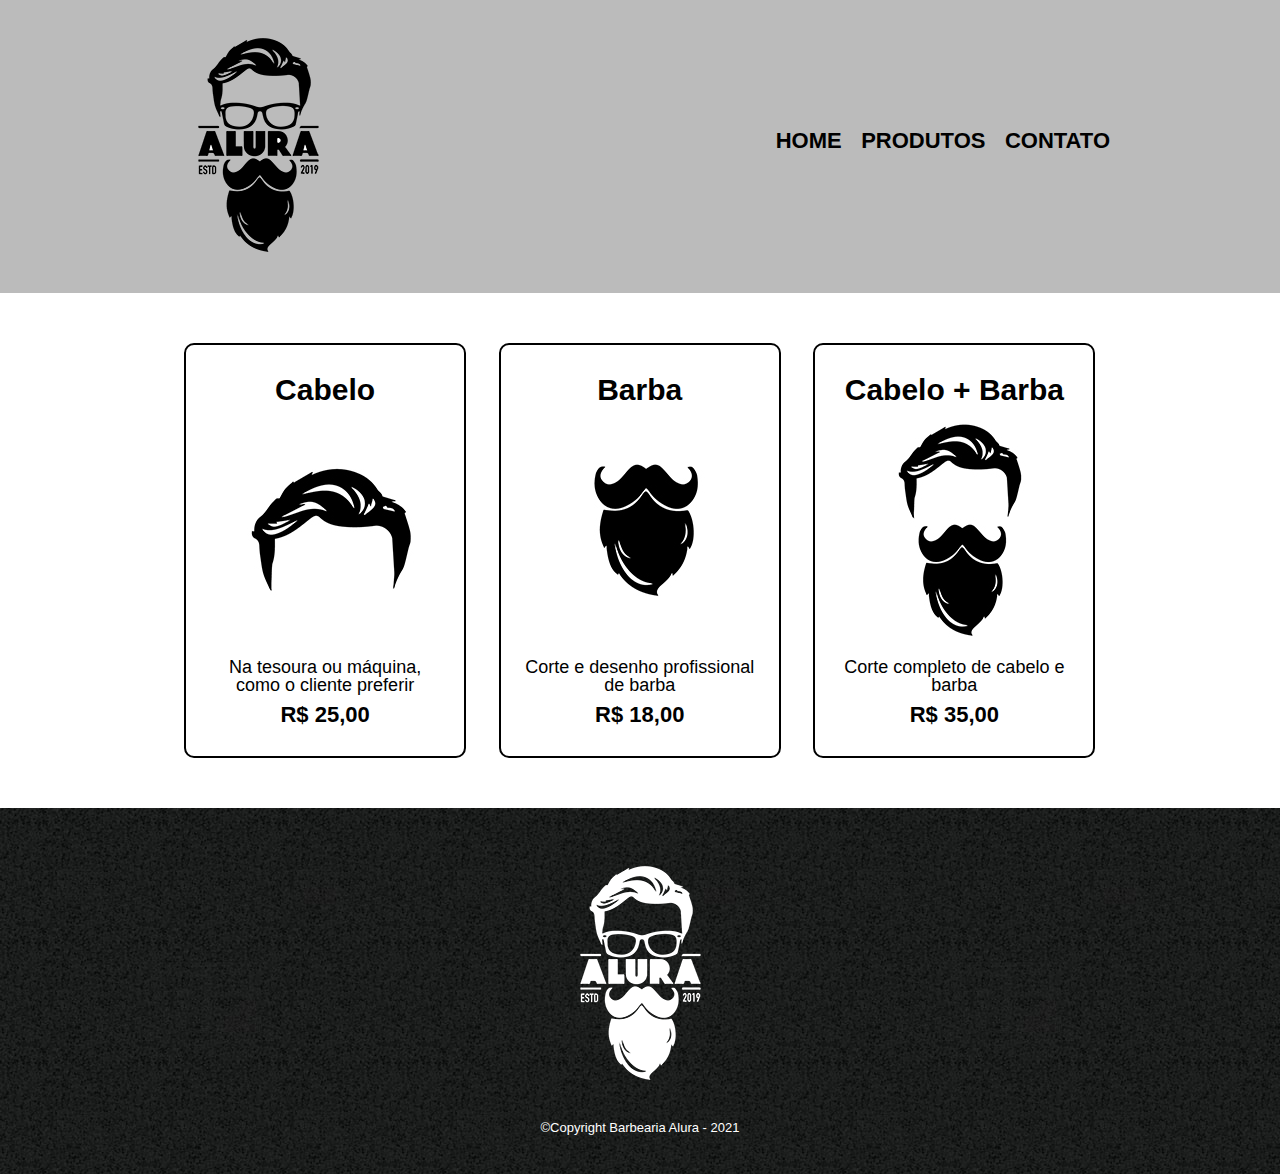
<file: HTML CSS/produtos.html>
<!DOCTYPE html>
<html>
<head>
    <meta charset="UTF-8">
    <title>Produtos - Barbearia Alura</title>
    <link rel="stylesheet" href="reset.css">
    <link rel="stylesheet" href="style.css">
</head>
<body>
    <header>
        <div class="caixa">
            <h1>
                <img src="logo.png">
            </h1>
            <nav>
                <ul>
                    <li><a href="index.html">Home</a></li>
                    <li><a href="produtos.html">Produtos</a></li>
                    <li><a href="contato.html">Contato</a></li>
                </ul>
            </nav>
        </div>  
    </header>
    <main>
        <ul class="produtos">
            <li>
                <h2>Cabelo</h2>
                <img src="cabelo.jpg">
                <p class="produto-descricao">Na tesoura ou máquina, como o cliente preferir</p>
                <p class="produto-preco">R$ 25,00</p>
            </li>
            <li>
                <h2>Barba</h2>
                <img src="barba.jpg">
                <p class="produto-descricao">Corte e desenho profissional de barba</p>
                <p class="produto-preco">R$ 18,00</p>
            </li>
            <li>
                <h2>Cabelo + Barba</h2>
                <img src="cabelo+barba.jpg">
                <p class="produto-descricao">Corte completo de cabelo e barba</p>
                <p class="produto-preco">R$ 35,00</p>
            </li>
        </ul>
    </main>
    <footer>
        <img src="logo-branco.png">
        <p class="copyright">&copy;Copyright Barbearia Alura - 2021</p>
    </footer>
</body>
</html>
</file>
<file: HTML CSS/style.css>
body {
    font-family: 'Montserrat', sans-serif;
}

header{
    background: #BBBBBB;
    padding: 20px 0;
}

.caixa {
    position: relative;
    width: 940px;
    margin: 0 auto;
}

nav {
    position: absolute;
    top: 110px;
    right: 0;
}

nav li {
    display: inline;
    margin: 0 0 0 15px;
}

nav a {
    text-transform: uppercase;
    color: #000000;
    font-weight: bold;
    font-size: 22px;
    text-decoration: none;
}

nav a:hover {
    color: #C78C19;
    text-decoration: underline;
}

.produtos {
    width: 940px;
    margin: 0 auto;
    padding: 50px 0;
}

.produtos li {
    display: inline-block;
    text-align: center;
    width: 30%;
    vertical-align: top;
    margin: 0 1.5%;
    padding: 30px 20px;
    box-sizing: border-box;
    border: 2px solid #000000;
    border-radius: 10px;
}

.produtos li:hover {
    border-color: #C78C19;
}

.produtos li:active {
    border-color: #088C19;
}

.produtos li:hover h2{
    font-size: 34px;
}

.produtos h2 {
    font-size: 30px;
    font-weight: bold;
}

.produto-descricao {
    font-size: 18px;
}

.produto-preco {
    font-size: 22px;
    font-weight: bold;
    margin: 10px 0 0;
}

footer {
    text-align: center;
    background: url("bg.jpg");
    padding: 40px 0;
}

.copyright {
    color: #FFFFFF;
    font-size: 13px;
    margin: 20px 0 0;
}

main {
    
}

form {
    margin: 40px 0;
}

form label, form legend {
    display: block;
    font-size: 20px;
    margin: 0 0 10px;
}

.input-padrao {
    display: block;
    margin: 0 0 20px;
    padding: 10px 20px;
    width: 50%;
}

.checkbox {
    margin: 20px 0;
}

.enviar {
    width: 40%;
    padding: 15px 0;
    background: orange;
    color: white;
    font-weight: bold;
    font-size: 18px;
    border: none;
    border-radius: 5px;
    transition: 1s all;
    cursor: pointer;
}

.enviar:hover {
    background: darkorange;
    transform: scale(1.2);
}

table {
    margin: 20px 0 40px;
}

thead {
    background: #555555;
    color: white;
    font-weight: bold;
}

td, th {
    border: 1px solid #000000;
    padding: 8px 15px;
}

/* css da página inicial */
.banner {
    width: 100%;
}

.titulo-principal {
    text-align: center;
    font-size: 2em;
    margin: 0 0 1em;
    clear: left; /* limpa o float*/
}

.principal {
    padding: 3em 0;
    background: #FEFEFE;
    width: 940px;
    margin: 0 auto;
}

.principal p {
    margin: 0 0 1em;
}

.principal strong {
    font-weight: bold;
}

.principal em {
    font-style: italic;
}

.utensilios {
    width: 120px;
    float: left;
    margin: 0 20px 20px 0;
}

.mapa-conteudo {
    width: 940px;
    margin: 0 auto;
}

.mapa {
    padding: 3em 0;
    background: linear-gradient(#FEFEFE, #888888);
}

.mapa p {
    margin: 0 0 2em;
    text-align: center;
}

.beneficios {
    padding: 3em 0;
    background: #888888;
}

.conteudo-beneficios {
    width: 640px;
    margin: 0 auto;
}

.lista-beneficios {
    width: 40%;
    display: inline-block;
    vertical-align: top;
}

.itens {
    line-height: 1.5;
}

.itens:before {
    content:"★";
}

.itens:first-child {
    font-weight: bold;
}

.imagem-beneficios {
    width: 60%;
    opacity: 1;
    transition: 400ms;
    box-shadow: 10px 10px 10px #000000;
}

.imagem-beneficios:hover {
    opacity: 0.3;
}

.video {
    width: 560px;
    margin: 2em auto;
}

@media screen and (max-width: 480px) {
    .caixa, .principal, .conteudo-beneficios, .mapa-conteudo, .video {
        width: auto;
    }

    h1 {
        text-align: center;
    }

    nav {
        position: static;
    }

    .lista-beneficios, .imagem-beneficios {
        width: 100%;;
    }
}
</file>
<file: CSS Grid/alura-store/assets/css/style.css>
.app {
    background: #f1f1f1;
    display: grid;  
    font-family: Arial, Helvetica, sans-serif;
    grid-template-areas: 
    "cabecalho"
    "conteudo"
    "rodape";
    grid-template-columns: auto;
    grid-template-rows: 50px auto auto;
}

.cabecalho {
    align-items: center;
    grid-area: cabecalho;
    display: flex;
    padding: 0 2rem;
}
 
.conteudo {
    grid-area: conteudo;
    padding: 0 2rem;
}

.rodape {
    background: #fdfdfd;
    color: #333333;
    font-size: .8rem;
    grid-area: rodape;
    padding: 1rem;
    text-align: center;
}
</file>
<file: CSS Grid/alura-store/assets/css/destaques.css>
.caixa {
    align-items: flex-end;
    background: #dcdcdc;
    display: flex;
    justify-content: center;
}

.destaques {
    display: grid;
    grid-gap: .2rem;
    grid-template-columns: 25% 25% 25% 25%;
    grid-template-rows: 33.33% 33.33% 33.33%;
    height: calc(100vh - 50px); /* 50px é a height do cabeçalho */
}

.destaques__titulo {
    background: rgba(0, 0, 0, .5);
    color: #fdfdfd;
    padding: .6rem;
    text-align: center;
    width: 100%;
}

.destaques__principal {
    background: url(../img/fortnite.jpg) center / cover no-repeat;
    grid-row: 1 / 3;
}

.destaques__secundario:nth-child(2) {
    background: url(../img/pubg.jpg) center / cover no-repeat;
 
}

.destaques__secundario:nth-child(3) {
    background: url(../img/slack.png) center / cover no-repeat;

}

.destaques__secundario:nth-child(4) {
    background: url(../img/whatsapp.png) center / cover no-repeat;

}

.destaques__secundario:nth-child(5) {
    background: url(../img/cs-go.jpg) center / cover no-repeat;
  
}

.destaques__categorias {
    grid-row: 3 / 3;
}

.destaques__categorias___lista {
    display: flex;
    flex-wrap: wrap;
    height: 100%;
    justify-content: space-between;
}

.destaques__categorias___item {
    align-items: center;
    background: #fdfdfd;
    border-left: 5px solid transparent;
    color: #333333;
    display: flex;
    padding: 1rem;
    width: 50%;
}

.destaques__categorias___link {
    color: inherit;
}
</file>
<file: CSS Grid/alura-store/assets/css/populares.css>
.populares {
    padding: 3rem 0;
}

.populares__conteudo {
    display: flex;
    flex-wrap: wrap;
    grid-area: conteudo;
    padding: 1rem 0;
}

.populares__card {
    background: #fdfdfd;
    display: grid;
    grid-template-areas: 
    "card-imagem"
    "card-corpo";
    grid-template-columns: 100%;
    
}

.populares__card:last-child {
    margin-right: 0;
}

.populares__card___imagem {
    grid: card-imagem;
    height: 100%;
    width: 100%;
}

.populares__card___corpo {
    display: grid;
    grid-area: card-corpo;
    row-gap: .5rem;
    grid-template-areas: 
    "card-cabecalho"
    "card-conteudo";
    padding: .75rem;
}

.populares__card___titulo {
    color: #333333;
    font-size: 1.5rem;
}

.populares__card___data {
    color: #808080;
    font-size: .9rem;
}

.populares__card___descricao {
    color: #333333;
    line-height: 1.5;
    margin: 1rem 0;
    text-align: justify;
}

.populares__titulo {
    font-weight: 500;
}

.populares__icone {
    margin-right: .25rem;
}

.populares__cabecalho {
    border-bottom: 1px solid #dcdcdc;
    display: flex;
    justify-content: space-between;
}

.populares__botao {
    background: transparent;
    border: none;
    color: #333333;
}
</file>
<file: CSS Grid/alura-store/assets/css/menu.css>
.menu__link {
    color: #333333;
    padding: .5rem 1rem;
}

.menu__link:hover, .menu__link.ativo {
    border-bottom: 2px solid #0073e6;
}
</file>
<file: CSS Grid/alura-store/assets/css/responsivo.css>
@media screen and (min-width: 0) and (max-width: 768px){
    .destaques__principal, .destaques__categorias {
        grid-column: 1 / 5;
      
    }
    .destaques__secundario:nth-child(2){
        display: none;
        grid-column: none;
        grid-row: none;
    }
    .destaques__secundario:nth-child(3){
        display: none;
        grid-column: none;
        grid-row: none;
    }
    .destaques__secundario:nth-child(4){
        display: none;
        grid-column: none;
        grid-row: none;
    }
    .destaques__secundario:nth-child(5){
        display: none;
        grid-column: none;
        grid-row: none;
    }
    .populares__conteudo {
        flex-direction: column;
    }
    .populares__card {
        margin-bottom: 3rem;
        grid-template-rows: 150px auto;
        margin-right: 0; 
        width: 100%;
    }
}

@media screen and (min-width: 768px) and (max-width: 992px){
    .destaques__principal {
        grid-column: 1 / 4;
    }
    .destaques__secundario:nth-child(2){
        display: flex;
        grid-column: 4 / 4;
        grid-row: 1 / 1;
    }
    .destaques__secundario:nth-child(3){
        display: flex;
        grid-column: 4 / 4;
        grid-row: 2 / 2;
    }
    .destaques__secundario:nth-child(4){
        display: flex;
        grid-column: 4 / 4;
        grid-row: 3 / 3;
    }
    .destaques__secundario:nth-child(5){
        display: flex;
        grid-column: 3 / 3;
        grid-row: 3 / 3;
    }
    .destaques__categorias {
        grid-column: 1 / 3;
    }
    .populares__conteudo {
        flex-direction: row;
    }
    .populares__card {
        margin-bottom: 3rem;
        grid-template-rows: 173px auto;
        margin-right: 1rem; 
        width: calc(50% - 1rem);
    }
}

@media screen and (min-width: 992px) and (max-width: 1200px){
    .destaques__principal {
        grid-column: 1 / 4;
    }
    .destaques__secundario:nth-child(2){
        display: flex;
        grid-column: 4 / 4;
        grid-row: 1 / 1;
    }
    .destaques__secundario:nth-child(3){
        display: flex;
        grid-column: 4 / 4;
        grid-row: 2 / 2;
    }
    .destaques__secundario:nth-child(4){
        display: flex;
        grid-column: 4 / 4;
        grid-row: 3 / 3;
    }
    .destaques__secundario:nth-child(5){
        display: flex;
        grid-column: 3 / 3;
        grid-row: 3 / 3;
    }
    .destaques__categorias {
        grid-column: 1 / 3;
    }  
  .populares__card {
        margin-bottom: 3rem;
        grid-template-rows: 173px auto;
        margin-right: 1rem; 
        width: calc(33.33% - 1rem);
    }  
}

@media screen and (min-width: 1200px){
    .destaques__principal {
        grid-column: 1 / 4;
    }
    .destaques__secundario:nth-child(2){
        display: flex;
        grid-column: 4 / 4;
        grid-row: 1 / 1;
    }
    .destaques__secundario:nth-child(3){
        display: flex;
        grid-column: 4 / 4;
        grid-row: 2 / 2;
    }
    .destaques__secundario:nth-child(4){
        display: flex;
        grid-column: 4 / 4;
        grid-row: 3 / 3;
    }
    .destaques__secundario:nth-child(5){
        display: flex;
        grid-column: 3 / 3;
        grid-row: 3 / 3;
    }
    .destaques__categorias {
        grid-column: 1 / 3;
    }
    .populares__card {
        margin-bottom: 0;
        grid-template-rows: 173px auto;
        margin-right: 1rem; 
        width: calc(20% - 1rem);
    }
}
</file>
<file: Flexbox/posicione-elementos-com-flexbox/css/style.css>
body {
	background-color: #F2F5F7;
	font-family: 'Open Sans',Arial,sans-serif;
}

.container {
	width: 94%;
	margin: 0 auto;
}

.cabecalhoPrincipal {
	background-color: #FFF;
	padding: 20px 0;
}

.cabecalhoPrincipal-titulo {
	font-weight: bold;
	font-size: 2em;
	margin-bottom: 20px;
}

.cabecalhoPrincipal-titulo a {
	text-decoration: none;
	color: inherit;
}

.cabecalhoPrincipal-nav-link {
	padding: 10px;
	margin-bottom: 10px;
	color: #9799A6;
	background-color: #FFF;
	text-decoration: none;
	transition: .5s;
	display: block;

	border-bottom: 1px solid #9799A6;
}

.conteudoPrincipal {
	margin-top: 20px;
	margin-bottom: 20px;
}

.subtitulo {
	font-weight: bold;
	font-size: 32px;
	margin-bottom: 10px;
	text-align: center;
}

.conteudoPrincipal-cursos-link {
	height: 100px;
	background-color: #FFF;
	text-align: center;
	margin: 1%;
	transition: .3s;
	box-shadow: 2px 2px 2px #CCC;
	position: relative;
}

.conteudoPrincipal-cursos-link a {
	text-decoration: none;
	color: #000;
	font-weight: bold;
	display: block;
	width: 100%;
	height: 100%;
	position: absolute;
	top: 0;
	left: 0;
}

.conteudoPrincipal-cursos-link:hover {
	box-shadow: 4px 4px 4px #CCC;
}

.conteudoPrincipal-cursos-link a:before {
	content: '';
	display: block;
	width: 50px;
	height: 50px;
	margin: 10px auto;
}

.conteudoPrincipal-cursos-link:nth-child(even) a:before {
	background: url(../img/background1.svg) no-repeat;	
}

.conteudoPrincipal-cursos-link:nth-child(odd) a:before {
	background: url(../img/background2.svg) no-repeat;
}


.rodapePrincipal {
	background-color: #324C64;
	padding-top: 20px;
}

.rodapePrincipal .subtitulo {
	color: #FFF;
}

.rodapePrincipal-navMap-link {
	text-decoration: none;
	color: #FFF;
	margin-top: 10px;
}

.rodapePrincipal-navMap-link {
	font-size: .9em;
}

.navmap-list-title {
	font-weight: 700;
	font-size: 1.3em;
	margin: .9em 0;
	padding-left: .3em;
	padding-top: .2em;
	padding-bottom: .2em;
}

.navmap-list-title + .rodapePrincipal-navMap-link {
	margin-top: 0;
}

.navmap-list-title-bancoDeDados { color: #EC6E5A; border-left: 4px solid #EC6E5A; }
.navmap-list-title-framework { color: #AD85BF; border-left: 4px solid #AD85BF; }
.navmap-list-title-frontend { color: #5EC6F3; border-left: 4px solid #5EC6F3; }
.navmap-list-title-backend { color: #25D285; border-left: 4px solid #25D285; }

.rodapePrincipal-patrocinadores {
	margin-top: 30px;
	background: #F2F5F7;
	padding: 20px 0;
}

.rodapePrincipal-contatoForm {
	margin-top: 20px;
	text-align: center;
}

.rodapePrincipal-contatoForm label[for=email-contato] {
	font-weight: bold;
	font-size: 14px;
	color: #000;
	margin-bottom: 5px;
	display: block;
}

.rodapePrincipal-contatoForm-emailInput {
	border-top-left-radius: 5px;
	border-bottom-left-radius: 5px;
	padding: 10px;
}

.rodapePrincipal-contatoForm-submit {
	border-top-right-radius: 5px;
	border-bottom-right-radius: 5px;
	background-color: #4DBA7A;
	color: #FFF;
	cursor: pointer;
	
}

.rodapePrincipal-contatoForm-submit,
.rodapePrincipal-contatoForm-emailInput {
	outline: 0;
	border: 1px solid #4DBA7A;
	box-sizing: border-box;
	font-size: 16px;
}

.videoSobre {
	background-color: #5E9EDC;
	padding: 25px 0;

}

.videoSobre-video {
	max-width: 100%;
}

.videoSobre .container {
	color: #FFF;
}

.videoSobre-sobre-title {
	font-size: 1.2em;
	font-weight: bolder;
}

.videoSobre-sobre {
	font-size: 1.3em;
	line-height: 2;
}

.videoSobre-button {
	border-radius: 8px;
	background-color: #ec6e5a;
	display: block;
	color: #FFF;
	border: none;
	height: 50px;
	font-size: .8em;
	outline: none;
}

.rodapePrincipal-contatoForm-legend {
	margin-bottom: 10px;
}

@media(min-width: 769px) {

	.container {
		width: 85%;	
	}

	.subtitulo {
		text-align: left;
	}

	.cabecalhoPrincipal-nav-link {
		border-radius: 5px;
		border: 1px solid #9799A6;
	}

	.cabecalhoPrincipal-nav-link:hover {
		color: #FFF;
		background-color: #9799A6;
	}

	.cabecalhoPrincipal-titulo {
		margin: 0;
	}

	.cabecalhoPrincipal-nav {
		width: auto;
	}

	.cabecalhoPrincipal-nav-link {
		width: auto;
		margin: 0 0 0 10px;
	}

	.rodapePrincipal-contatoForm {
		margin-top: 0;
		text-align: left;
	}

	.conteudoPrincipal-cursos-link:nth-child(3n) {
		margin-right: 0;
	}

	.conteudoPrincipal-cursos-link:nth-child(3n+1) {
		margin-left: 0;
	}

}

@media(min-width: 1000px) {
	.conteudoPrincipal-cursos-link {
		margin: 1.333%;
	}

	.conteudoPrincipal-cursos-link:nth-child(3n) {
		margin-right: 1.33%;
	}

	.conteudoPrincipal-cursos-link:nth-child(3n+1) {
		margin-left: 1.333%;
	}

	.conteudoPrincipal-cursos-link:nth-child(4n) {
		margin-right: 0;
	}

	.conteudoPrincipal-cursos-link:nth-child(4n+1) {
		margin-left: 0;
	}

	.videoSobre-sobre {
		margin-left: 1.5em;
	}

}
</file>
<file: Flexbox/posicione-elementos-com-flexbox/css/flexbox.css>
.cabecalhoPrincipal .container {
    display: flex;
    align-items: center;
    justify-content: space-between;
}

.cabecalhoPrincipal-nav {
    display: flex;
}

.conteudoPrincipal-cursos {
    display: flex;
    flex-wrap: wrap;
    
}

.conteudoPrincipal-cursos-link {
    /*width: 20%;*/
    width: 23%;
    margin: 1%;
}

.conteudoPrincipal-cursos-link:nth-child(4n) {
    margin-right: 0;
}

.conteudoPrincipal-cursos-link:nth-child(4n+1) {
    margin-left: 0;
}

.rodapePrincipal-patrocinadores .container{
    display: flex;
    justify-content: space-between;
}

.rodapePrincipal-patrocinadores-list {
    display: flex;
    align-items: center;
    justify-content: space-around;
    width: 70%;
    margin-right: 5%;
}

.rodapePrincipal-contatoForm {
    width: 25%;
}

.rodapePrincipal-contatoForm-fieldset {
    display: flex;
}

.rodapePrincipal-navMap-list {
    display: flex;
    flex-flow: column wrap;
    height: 250px;
}

.videoSobre .container {
    display: flex;
}

.videoSobre-video {
    flex-grow: 1;
    flex-shrink: 2;
}

.videoSobre-sobre {
    text-align: center;
    display: flex;
    flex-direction: column;
    flex-grow: 2;
}

.videoSobre-sobre-list {
    flex-grow: 1;
}

/* parte mobile */
@media(max-width: 768px) {
    .cabecalhoPrincipal .container {
        flex-direction: column;
        align-items: initial;
        text-align: center;
    }
    
    .cabecalhoPrincipal-nav {
        flex-direction: column;
    }
    
    .conteudoPrincipal-cursos {
        flex-direction: column;
    }
    
    .conteudoPrincipal-cursos-link {
        width: 100%;
    }
    
    .cabecalhoPrincipal-nav-link-app {
        order: -1;
    }

    .videoSobre .container{
        flex-direction: column;
    }

    .videoSobre-video {
        margin: 0 auto;
    }
    
    .rodapePrincipal-navMap-list {
        height: auto;
    }
    .rodapePrincipal-patrocinadores .container{
        flex-direction: column;
        align-items: center;
    }
    
    .rodapePrincipal-patrocinadores-list {
        margin: 0;
        width: 100%;
    }
    
    .rodapePrincipal-contatoForm {
        width: 100%;
    }
    
    .rodapePrincipal-contatoForm-fieldset {
        justify-content: center;
    }
}
</file>
